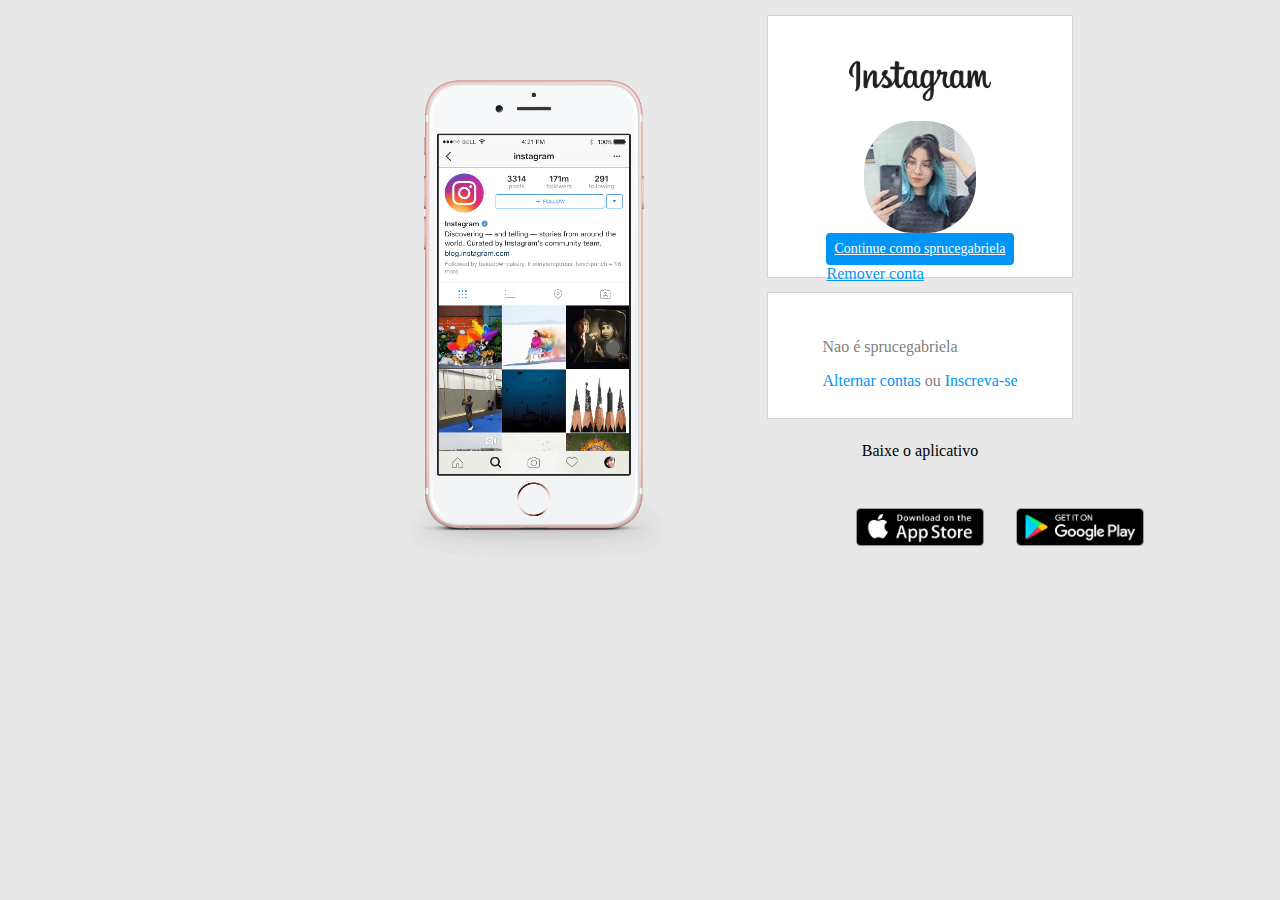
<file: index.html>
<!DOCTYPE html>
<html lang="en">
<head>
    <meta charset="UTF-8">
    <meta http-equiv="X-UA-Compatible" content="IE=edge">
    <meta name="viewport" content="width=device-width, initial-scale=1.0">
    <title>Projeto-Instagram</title>
    <link rel="stylesheet" href="style.css">
</head>
<body>
    <div class="criando-instagram">
        <div class="instagram-cel-foto">
            <img src="img/instagram-celular.png" class="foto-celular" alt="celular">
            <div class="continue-instagran">
            <div class="grupo">
              <p> <img src="img/instagram-logo.png" class="instagram-logo" alt="logo"></p>
                <img src="img/perfil-instagram.jpg" class="perfil-instagram" alt="perfil">
                <div class="login">
                    <a href="##" class="continue-login">Continue como sprucegabriela</a>
                    <a href="#" class="remover-login">Remover conta</a> </div>
            </div>
            <div class="grupo">
            <div class="logout">
                            <p>Nao é sprucegabriela</p>
                <div class="alternar-inscrever">
                    <span class="alternar-blue">Alternar contas</span>
                    ou
                    <span class="inscreva-blue">Inscreva-se</span>
                                </div>
            </div>
            </div><div class="get-the-app">
                <p class="get-the-app">Baixe o aplicativo</p>
                <div class="download">
                    <img src="img/apple-button.png" class="app-download1" alt="apple">
                    <img src="img/googleplay-button.png" class="app-download1" alt="google">
                </div>
            </div>
            </div>
            
        </div>
    </div>



















</body>
</html>
</file>
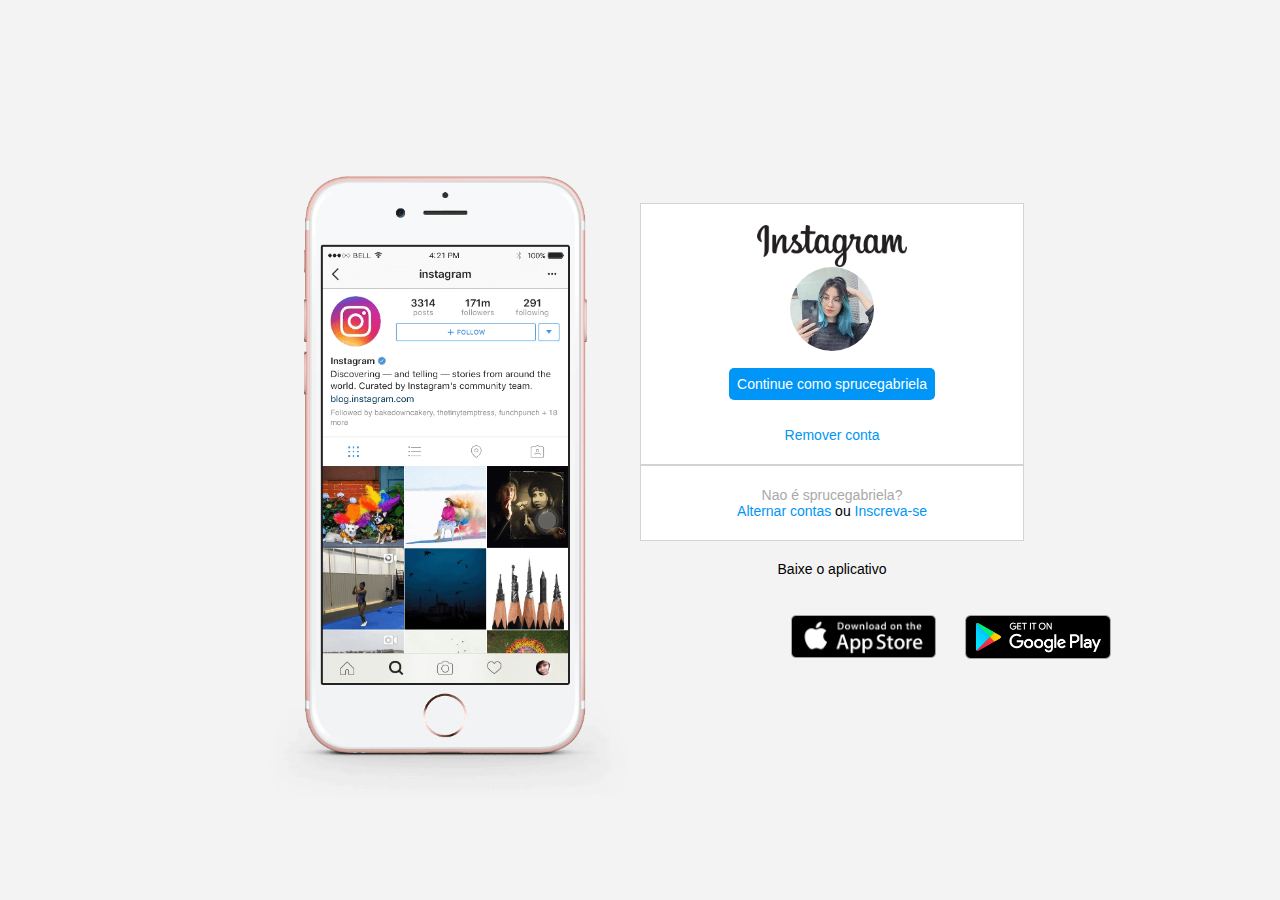
<file: treino.html>
<!DOCTYPE html>
<html lang="en">
<head>
    <meta charset="UTF-8">
    <meta http-equiv="X-UA-Compatible" content="IE=edge">
    <meta name="viewport" content="width=device-width, initial-scale=1.0">
    <link rel="stylesheet" href="treino.css">
    <title>treino</title>
</head>
<body>
    <div class="instagram-wrapper">
        <div class="instagram-phone">
            <img src="img/instagram-celular.png"  alt="celular">
        </div>
        <div class="instagram-continue">
            <div class="group">
                <img src="img/instagram-logo.png" class="instagram-logo" alt="logo">
                <div class="profile-foto">
                <img src="img/perfil-instagram.jpg" alt="perfil"></div>
                <a href="#" class="instagram-login">Continue como sprucegabriela</a>
                <a href="#" class="instagram-logout" >Remover conta</a>  </div>
                <div class="group">
                    <p class="not-account">Nao é sprucegabriela?</p>
                    <p class="notaccount">
                        <span class="link-blue">Alternar contas</span>
                    ou
                    <span class="link-blue">Inscreva-se</span></p>
                </div>
                <div class="get-the-app">
                    <p class="get-the-app">Baixe o aplicativo</p>
                    <div class="download">
                        <img src="img/apple-button.png" class="app-download1" alt="apple">
                        <img src="img/googleplay-button.png" class="app-download1" alt="google">
                    </div>
                </div>
        </div>

    </div>
    
</body>
</html>
</file>
<file: style.css>
body{ width: 100%;
        display: flex;
    justify-content: center;
    background-color: rgba(211, 211, 211, 0.514);
    
}
.instagram-cel-foto{
    display: flex;
    width: 50%;
    justify-content: center;
    align-items: center;
}
.criando-instagram{
    display: flex;
    justify-content: center;
    align-items: flex-start;
    width: 85%;
    height: 37rem;
    
    
    

}
.foto-celular{
    display: flex;
    
    width: 100%;
    justify-content: center;
    padding: 0;
       }
       .continue-instagran{display: flex;
        align-items: center; 
        justify-content: space-around; 
        flex-direction: column;
        width: 100%;
        
      

       }
       .grupo{
        display: flex;
        justify-content: space-between;
        align-items: center;
        flex-direction: column;
        background-color: #ffffff;
        width: 100%;
        padding: 1.8rem 2.5rem;
        border: 1px solid lightgray;
        margin: 3%;

       }
       .instagram-logo{
           height: 2.5rem;
       }
       .perfil-instagram{
           border-radius: 45%;
           overflow: hidden;
           width: 50%;
           
       }
       .login{
           height: 1rem;
          
           display: flex;  
           flex-direction: column;    
                    
               }
               .continue-login{
                background-color: #0095f6;
                color: white;
                border-radius: 4px;
                padding: 8px;
                font-size: 14px;
               }
               .remover-login{
                   color:#0095f6;
                   align-items: center;
                   display: flex;
                   justify-items: center;
            
               }
               .logout{
                   color: gray;
                   align-items: center;
                   ;
               }
               .alternar-blue{
                   color: #0095f6;
               }
               .inscreva-blue{color: #0095f6;}

               .get-the-app{
                display: flex;
                                align-items: center;
                justify-content: center;
                flex-direction: column;
                width: 100%;
                
            }
            .download{
                display: flex;
                width: 10rem;
                justify-content: space-evenly;
                align-items: center;
                align-self: center;
                padding: 1rem;
              
            }
            .app-download1{
                width: 80%;
                margin: 10%;
                
            }
</file>
<file: treino.css>
*{
  padding: 0;
  margin: 0;
  box-sizing: border-box;
  text-decoration: none;
  font-family: sans-serif;
  font-size: 14px;
}
body{
    display: flex;
    width: 100%;
    min-height: 100vh;
    background-color: rgb(243, 243, 243);
    margin: 0;
    padding: 0;
    justify-content: center;
}

.instagram-wrapper{
       display: flex;
       justify-content: start;
    width: 60%;
    height: 100vh;
    align-items: center;
}
.instagram-phone{
    display: flex;
    align-items: center;
    justify-content: center;
    width: 50%;
    
}
     .instagram-phone img{
         height: 50rem;
     }   
    .instagram-continue{
        display: flex;
        flex-direction: column;
        align-items: center;
        justify-content: space-around;
        width: 50%;
        min-height: 33rem;
    }
    .group{
        display: flex;
        justify-content: space-between;
        align-items: center;
        flex-direction: column;
        width: 100%;
        padding: 1.5rem;
        background-color: white;
        border: 1px solid lightgray;
                
    }
    .instagram-logo{
        height: 3rem;
    }
    .profile-foto{
        display: flex;
        overflow: hidden;
        border-radius: 50%;
        height: 6rem;        
    }
   .instagram-login{
       background-color: #0095f6;
       color: white;
       padding: 8px;
       border-radius: 5px;
       margin: 5%;
        
    }
    .instagram-logout{
        color: #0095f6;
        margin-top: 3%;
    }
    .not-account{
        color: darkgray;
        align-items: center;
    }
    .link-blue{
        color: #0095f6;
    }
    .get-the-app{
        display: flex;
        padding: 0.7rem;
        align-items: center;
        justify-content: center;
        flex-direction: column;
        width: 100%;
        
    }
    .download{
        display: flex;
        width: 10rem;
        justify-content: space-evenly;
        align-items: center;
        align-self: center;
        padding: 1rem;
      
    }
    .app-download1{
        width: 130%;
        margin: 13%;
        
    }
</file>
